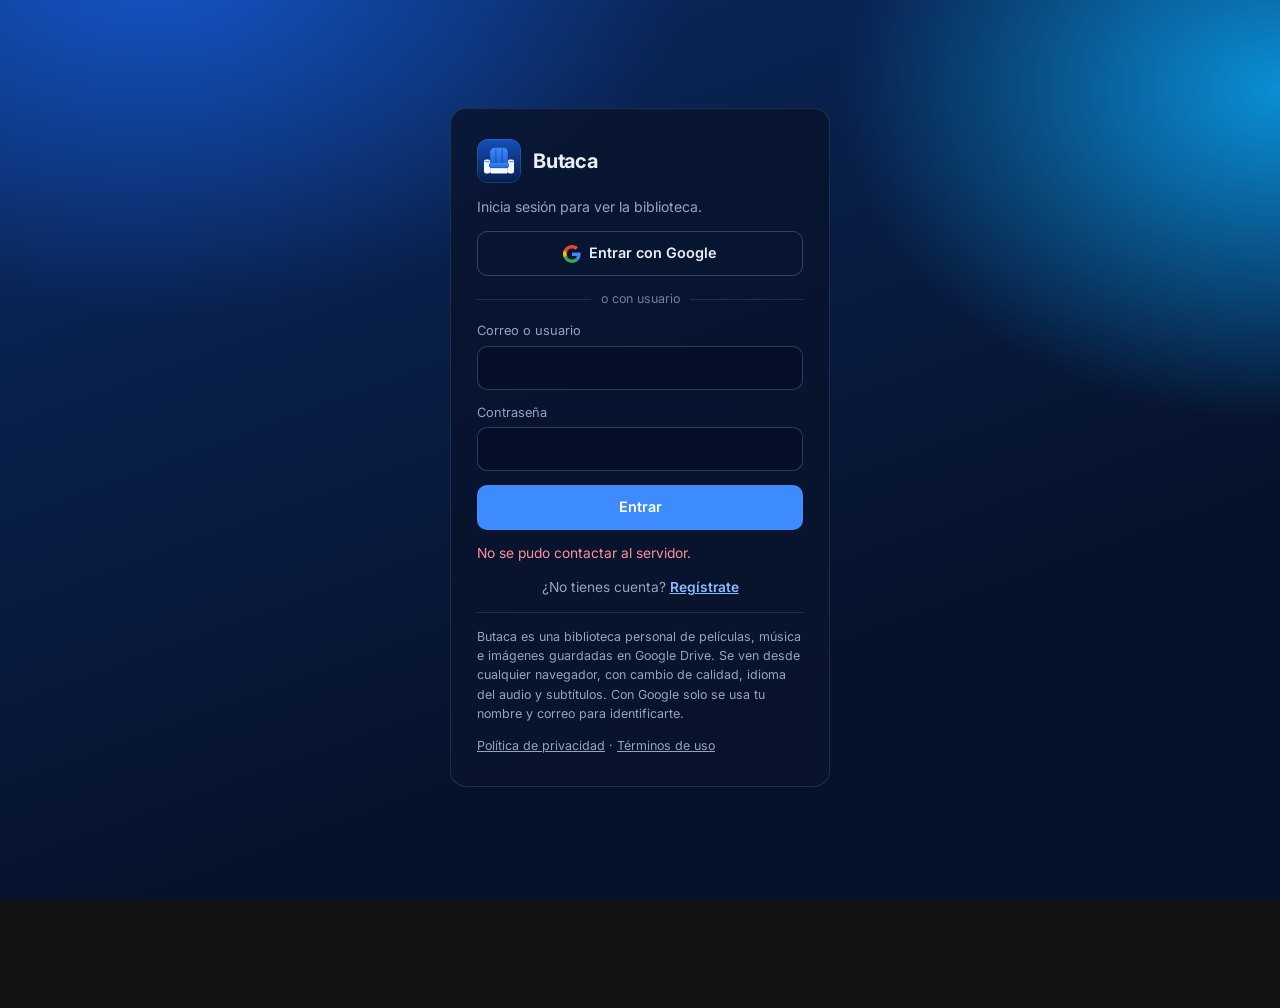
<file: index.html>
<!doctype html>
<html lang="es">
<head>
<meta charset="utf-8">
<meta name="viewport" content="width=device-width,initial-scale=1">
<meta name="theme-color" content="#06122b">
<link rel="apple-touch-icon" href="logo-180.png">
<meta name="robots" content="noindex,nofollow">
<title>Butaca</title>
<link rel="icon" href="logo.svg" type="image/svg+xml">
<link rel="preconnect" href="https://fonts.googleapis.com"><link rel="preconnect" href="https://fonts.gstatic.com" crossorigin>
<link rel="stylesheet" href="https://fonts.googleapis.com/css2?family=Inter:wght@400;500;600;700&family=Noto+Color+Emoji&display=swap">
<link rel="stylesheet" href="style.css?v=23">
</head>
<body>

<form class="login hidden" id="vLogin">
  <div class="marca"><img src="logo.svg" alt="">Butaca</div>
  <p>Inicia sesión para ver la biblioteca.</p>
  <button id="bLogin" type="button" class="sec"><svg width="18" height="18" viewBox="0 0 48 48" aria-hidden="true" style="flex:none"><path fill="#EA4335" d="M24 9.5c3.54 0 6.71 1.22 9.21 3.6l6.85-6.85C35.9 2.38 30.47 0 24 0 14.62 0 6.51 5.38 2.56 13.22l7.98 6.19C12.43 13.72 17.74 9.5 24 9.5z"/><path fill="#4285F4" d="M46.98 24.55c0-1.57-.15-3.09-.38-4.55H24v9.02h12.94c-.58 2.96-2.26 5.48-4.78 7.18l7.73 6c4.51-4.18 7.09-10.36 7.09-17.65z"/><path fill="#FBBC05" d="M10.53 28.59c-.48-1.45-.76-2.99-.76-4.59s.27-3.14.76-4.59l-7.98-6.19C.92 16.46 0 20.12 0 24c0 3.88.92 7.54 2.56 10.78l7.97-6.19z"/><path fill="#34A853" d="M24 48c6.48 0 11.93-2.13 15.89-5.81l-7.73-6c-2.15 1.45-4.92 2.3-8.16 2.3-6.26 0-11.57-4.22-13.47-9.91l-7.98 6.19C6.51 42.62 14.62 48 24 48z"/></svg>Entrar con Google</button>
  <div class="sep">o con usuario</div>
  <div><label class="l" for="u">Correo o usuario</label><input class="t" id="u" autocomplete="username" autocapitalize="none" required></div>
  <div><label class="l" for="p">Contraseña</label><input class="t" id="p" type="password" autocomplete="current-password" required></div>
  <button type="submit" id="bEntrar">Entrar</button>
  <div class="lerr" id="eLogin"></div>
  <p class="alt">¿No tienes cuenta? <a href="#" id="aReg">Regístrate</a></p>
  <p class="acerca">Butaca es una biblioteca personal de películas, música e imágenes guardadas en Google Drive. Se ven desde cualquier navegador, con cambio de calidad, idioma del audio y subtítulos. Con Google solo se usa tu nombre y correo para identificarte.</p>
  <p class="legal"><a href="privacidad.html">Política de privacidad</a> · <a href="terminos.html">Términos de uso</a></p>
</form>

<form class="login hidden" id="vReg" autocomplete="on">
  <div class="marca"><img src="logo.svg" alt="">Crear cuenta</div>
  <p>Con tu cuenta puedes ver la biblioteca, seguir donde quedaste y pedir películas.</p>
  <div><label class="l" for="regN">Nombre</label><input class="t" id="regN" autocomplete="name" maxlength="60" required></div>
  <div><label class="l" for="regC">Correo</label><input class="t" id="regC" type="email" autocomplete="email" autocapitalize="none" maxlength="80" required></div>
  <div><label class="l" for="regP">Contraseña</label><input class="t" id="regP" type="password" autocomplete="new-password" maxlength="128" required></div>
  <ul class="reglas" id="reglas"><li data-r="largo">Al menos 8 caracteres</li><li data-r="may">Una mayúscula</li><li data-r="min">Una minúscula</li><li data-r="num">Un número</li><li data-r="esp">Un carácter especial (!, #, %, …)</li></ul>
  <div><label class="l" for="regP2">Repite la contraseña</label><input class="t" id="regP2" type="password" autocomplete="new-password" maxlength="128" required></div>
  <input class="trampa" id="rweb" tabindex="-1" autocomplete="off" aria-hidden="true">
  <button type="submit" id="bReg">Crear cuenta</button>
  <div class="lerr" id="eReg"></div>
  <p class="alt">¿Ya tienes cuenta? <a href="#" id="aEnt">Entra</a></p>
</form>

<div id="vApp" class="hidden">
  <header class="top">
    <a class="marca" href="#/"><img src="logo.svg" alt=""><span>Butaca</span></a>
    <nav class="crumbs" id="crumbs"></nav>
    <div class="sp"></div>
    <button class="sec pedir" id="bPedir" type="button" title="Solicitar una película"><svg class="i" viewBox="0 0 24 24"><rect x="3" y="4" width="18" height="16" rx="2.5"/><path d="M3 9h18M8 4v5M16 4v5M12 12.5v5M9.5 15h5"/></svg><span>Solicitar</span></button>
    <label class="buscar"><svg class="i" viewBox="0 0 24 24"><circle cx="11" cy="11" r="6.5"/><path d="m20 20-4.2-4.2"/></svg><input class="t" id="q" placeholder="Buscar" autocomplete="off"></label>
    <div class="acciones hidden" id="adminBtns">
      <button class="pill" id="bEspacio" type="button" title="Espacio en los Drive"><span class="barra"><i></i></span><span id="pctTotal">Espacio</span></button>
      <button class="ico" id="bEnlace" type="button" title="Agregar por enlace"><svg class="i" viewBox="0 0 24 24"><path d="M10 14a4 4 0 0 0 5.7 0l3-3a4 4 0 0 0-5.7-5.7l-1 1"/><path d="M14 10a4 4 0 0 0-5.7 0l-3 3a4 4 0 0 0 5.7 5.7l1-1"/></svg></button>
      <button class="ico" id="bCarpeta" type="button" title="Nueva carpeta"><svg class="i" viewBox="0 0 24 24"><path d="M3 7.5A2.5 2.5 0 0 1 5.5 5h3.4l2 2h7.6A2.5 2.5 0 0 1 21 9.5v8a2.5 2.5 0 0 1-2.5 2.5h-13A2.5 2.5 0 0 1 3 17.5z"/><path d="M12 11v6M9 14h6"/></svg></button>
      <button class="ico" id="bEscanear" type="button" title="Escanear: agrega películas nuevas y actualiza carátulas, idiomas y solicitudes"><svg class="i" viewBox="0 0 24 24"><path d="M20 12a8 8 0 1 1-2.3-5.6"/><path d="M20 4.5V9h-4.5"/></svg></button>
      <button class="sec pedir" id="bPanel" type="button" title="Panel de administración"><svg class="i" viewBox="0 0 24 24"><path d="M4 6h10M18 6h2M4 12h4M12 12h8M4 18h12M20 18h0"/><circle cx="16" cy="6" r="2"/><circle cx="10" cy="12" r="2"/><circle cx="18" cy="18" r="2"/></svg><span>Panel</span><b class="cuenta hidden" id="nPanel"></b></button>
    </div>
    <button class="yo" id="bYo" type="button"><span class="nom" id="yoNom"></span><span class="av" id="yoAv"></span></button>
  </header>
  <main>
    <div class="aviso hidden" id="aviso"></div>
    <section class="hero hidden" id="hero"></section>
    <div class="carpetas" id="carpetas"></div>
    <div class="filtros" id="filtros"></div>
    <div class="grid" id="grid"></div>
    <div class="vacio hidden" id="sinres">Ninguna película coincide con esos filtros.</div>
    <section class="otros hidden" id="otros"><h2>Otros archivos</h2><div id="filas"></div></section>
    <div class="vacio hidden" id="vacio"></div>
  </main>
</div>
<div id="menu"></div><div id="dlg"><div class="box"></div></div><div class="msg" id="msg"></div>

<script src="config.js?v=4"></script>
<script src="https://accounts.google.com/gsi/client" async defer></script>
<script src="reproductor.js?v=25"></script>
<script src="app.js?v=26"></script>
</body>
</html>
</file>
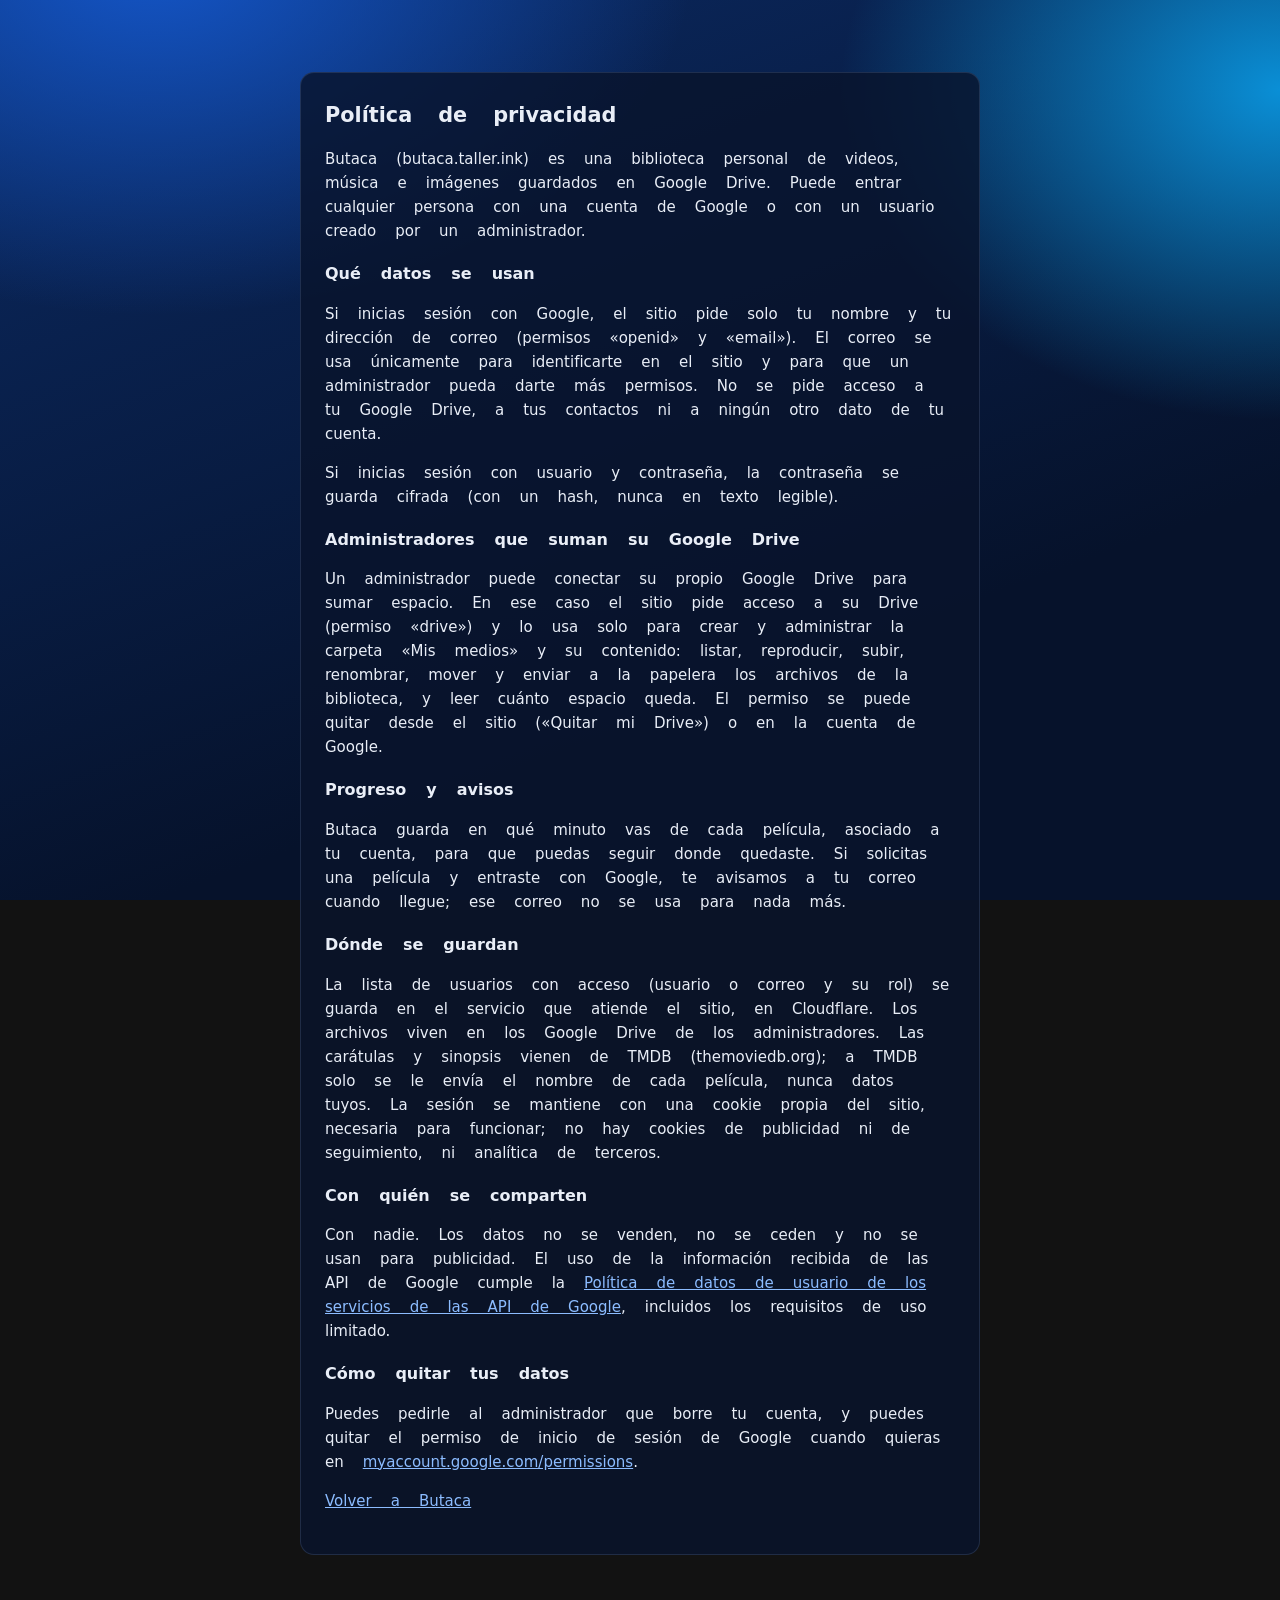
<file: privacidad.html>
<!doctype html><html lang="es"><meta charset="utf-8"><meta name="viewport" content="width=device-width,initial-scale=1"><meta name="theme-color" content="#0b2a63"><title>Privacidad · Butaca</title>
<link rel="icon" href="logo.svg" type="image/svg+xml"><link rel="stylesheet" href="style.css"><style>.doc{max-width:680px;margin:6vh auto;padding:26px 24px;line-height:1.6}.doc h1{font-size:1.3rem;margin:0 0 10px}.doc h2{font-size:1rem;margin:18px 0 4px}.doc a{color:var(--acc2)}</style>
<body><div class="wrap"><div class="glass doc"><h1>Política de privacidad</h1>
<p>Butaca (butaca.taller.ink) es una biblioteca personal de videos, música e imágenes guardados en Google Drive. Puede entrar cualquier persona con una cuenta de Google o con un usuario creado por un administrador.</p>
<h2>Qué datos se usan</h2>
<p>Si inicias sesión con Google, el sitio pide solo tu nombre y tu dirección de correo (permisos «openid» y «email»). El correo se usa únicamente para identificarte en el sitio y para que un administrador pueda darte más permisos. No se pide acceso a tu Google Drive, a tus contactos ni a ningún otro dato de tu cuenta.</p>
<p>Si inicias sesión con usuario y contraseña, la contraseña se guarda cifrada (con un hash, nunca en texto legible).</p>
<h2>Administradores que suman su Google Drive</h2>
<p>Un administrador puede conectar su propio Google Drive para sumar espacio. En ese caso el sitio pide acceso a su Drive (permiso «drive») y lo usa solo para crear y administrar la carpeta «Mis medios» y su contenido: listar, reproducir, subir, renombrar, mover y enviar a la papelera los archivos de la biblioteca, y leer cuánto espacio queda. El permiso se puede quitar desde el sitio («Quitar mi Drive») o en la cuenta de Google.</p>
<h2>Progreso y avisos</h2>
<p>Butaca guarda en qué minuto vas de cada película, asociado a tu cuenta, para que puedas seguir donde quedaste. Si solicitas una película y entraste con Google, te avisamos a tu correo cuando llegue; ese correo no se usa para nada más.</p>
<h2>Dónde se guardan</h2>
<p>La lista de usuarios con acceso (usuario o correo y su rol) se guarda en el servicio que atiende el sitio, en Cloudflare. Los archivos viven en los Google Drive de los administradores. Las carátulas y sinopsis vienen de TMDB (themoviedb.org); a TMDB solo se le envía el nombre de cada película, nunca datos tuyos. La sesión se mantiene con una cookie propia del sitio, necesaria para funcionar; no hay cookies de publicidad ni de seguimiento, ni analítica de terceros.</p>
<h2>Con quién se comparten</h2>
<p>Con nadie. Los datos no se venden, no se ceden y no se usan para publicidad. El uso de la información recibida de las API de Google cumple la <a href="https://developers.google.com/terms/api-services-user-data-policy">Política de datos de usuario de los servicios de las API de Google</a>, incluidos los requisitos de uso limitado.</p>
<h2>Cómo quitar tus datos</h2>
<p>Puedes pedirle al administrador que borre tu cuenta, y puedes quitar el permiso de inicio de sesión de Google cuando quieras en <a href="https://myaccount.google.com/permissions">myaccount.google.com/permissions</a>.</p>
<p><a href="./">Volver a Butaca</a></p></div></div></html>
</file>
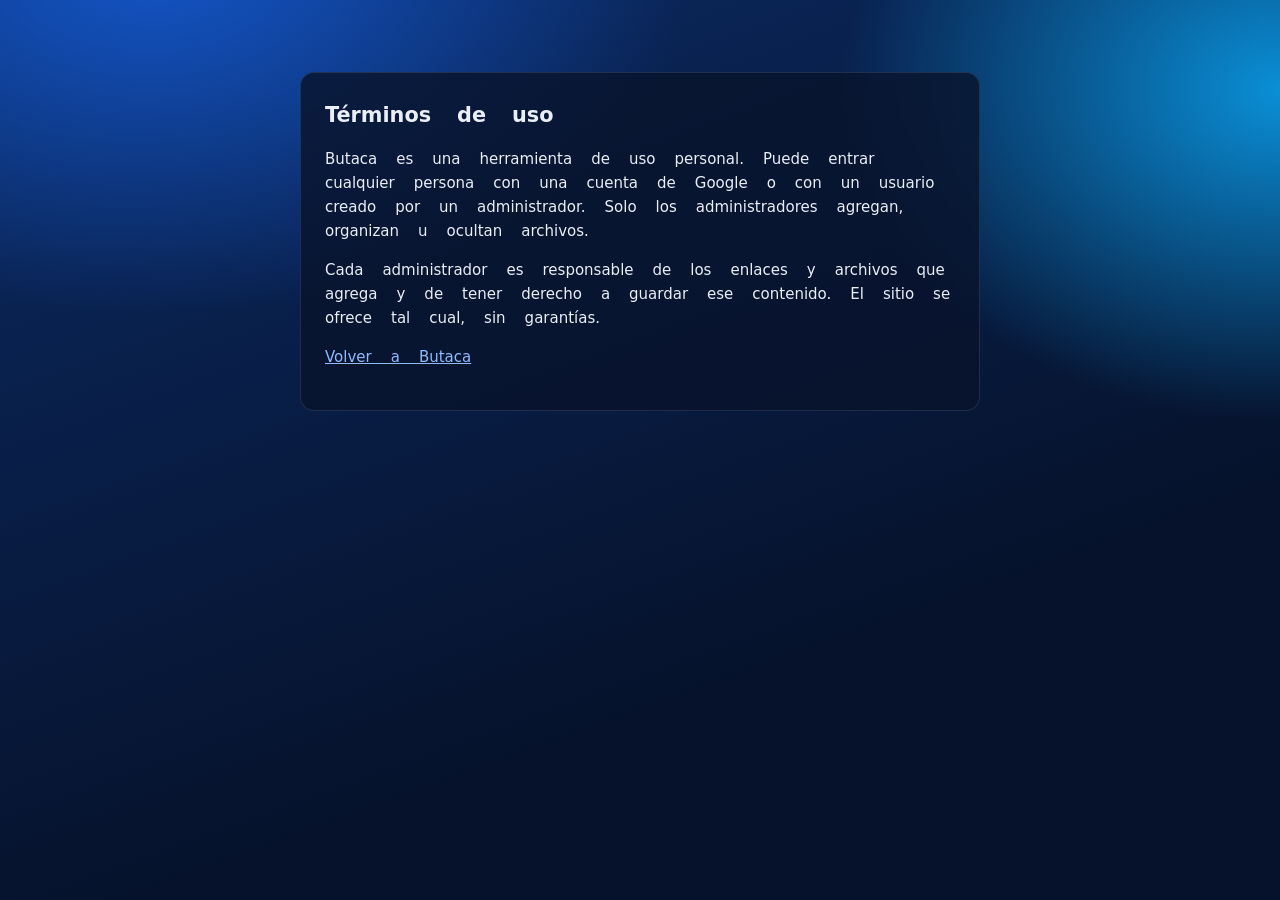
<file: terminos.html>
<!doctype html><html lang="es"><meta charset="utf-8"><meta name="viewport" content="width=device-width,initial-scale=1"><meta name="theme-color" content="#0b2a63"><title>Términos de uso · Butaca</title>
<link rel="icon" href="logo.svg" type="image/svg+xml"><link rel="stylesheet" href="style.css"><style>.doc{max-width:680px;margin:6vh auto;padding:26px 24px;line-height:1.6}.doc h1{font-size:1.3rem;margin:0 0 10px}.doc a{color:var(--acc2)}</style>
<body><div class="wrap"><div class="glass doc"><h1>Términos de uso</h1><p>Butaca es una herramienta de uso personal. Puede entrar cualquier persona con una cuenta de Google o con un usuario creado por un administrador. Solo los administradores agregan, organizan u ocultan archivos.</p><p>Cada administrador es responsable de los enlaces y archivos que agrega y de tener derecho a guardar ese contenido. El sitio se ofrece tal cual, sin garantías.</p><p><a href="./">Volver a Butaca</a></p></div></div></html>
</file>
<file: style.css>
:root{
  --bg1:#06122b;--bg2:#0b2a63;
  --tx:#e9eef7;--mut:#93a4c2;--dim:#6d7f9f;
  --acc:#3d8bfd;--acc-h:#5b9dff;--acc2:#8cbcff;
  --line:rgba(150,180,230,.16);--line2:rgba(150,180,230,.28);
  --surf:rgba(9,20,45,.82);--surf2:rgba(255,255,255,.05);--surf3:rgba(255,255,255,.09);
  --ok:#6fdc9a;--bad:#ff8f9b;
  --bar:58px;--r:10px;
}
*{box-sizing:border-box}html{color-scheme:dark}
body{margin:0;min-height:100vh;font:15px/1.45 "Inter","Noto Color Emoji",system-ui,"Segoe UI",sans-serif;color:var(--tx);-webkit-font-smoothing:antialiased;
 background:radial-gradient(900px 600px at 12% -5%,#1456c9 0%,transparent 60%),radial-gradient(800px 600px at 100% 10%,#0a8fd6 0%,transparent 55%),linear-gradient(160deg,var(--bg2),var(--bg1) 70%);background-attachment:fixed}
a{color:var(--acc2)}
.hidden{display:none!important}
svg.i{width:18px;height:18px;fill:none;stroke:currentColor;stroke-width:1.8;stroke-linecap:round;stroke-linejoin:round;flex:none}

/* Botones y campos */
button,.btn{display:inline-flex;align-items:center;justify-content:center;gap:8px;border:1px solid transparent;border-radius:var(--r);padding:9px 16px;font:inherit;font-weight:600;font-size:.9rem;color:#fff;background:var(--acc);cursor:pointer;text-decoration:none;transition:background .15s,border-color .15s,color .15s}
button:hover,.btn:hover{background:var(--acc-h)}
button:disabled{opacity:.55;cursor:wait}
button.sec,.btn.sec{background:transparent;border-color:var(--line2);color:var(--tx)}
button.sec:hover,.btn.sec:hover{background:var(--surf3)}
button.ico{padding:0;width:38px;height:38px;background:transparent;border-color:transparent;color:var(--mut)}
button.ico:hover{background:var(--surf3);color:var(--tx)}
button.danger{background:#d64457}button.danger:hover{background:#e65466}
input.t,select.t{width:100%;min-width:0;background:rgba(0,8,30,.45);border:1px solid var(--line2);border-radius:var(--r);color:var(--tx);padding:10px 12px;font:inherit;outline:none}
input.t:focus,select.t:focus{border-color:var(--acc)}
input.t::placeholder{color:var(--dim)}
label.l{display:block;font-size:.8rem;color:var(--mut);margin:0 0 5px}

/* Páginas de texto (privacidad, términos) */
.wrap{max-width:980px;margin:0 auto;padding:18px 16px 60px}
.glass{background:var(--surf);border:1px solid var(--line);border-radius:14px}

/* Entrada */
.login{max-width:380px;margin:12vh auto 40px;padding:30px 26px;display:flex;flex-direction:column;gap:14px;background:var(--surf);border:1px solid var(--line);border-radius:16px}
.login .marca{display:flex;align-items:center;gap:12px;font-size:1.25rem;font-weight:700;letter-spacing:-.01em}
.login .marca img{width:44px;height:44px;border-radius:11px}
.login p{margin:0;color:var(--mut);font-size:.88rem}
.login button{width:100%;padding:11px}
.sep{display:flex;align-items:center;gap:10px;color:var(--dim);font-size:.78rem}.sep:before,.sep:after{content:"";flex:1;height:1px;background:var(--line)}
.lerr{color:var(--bad);font-size:.86rem;min-height:1.2em}
.login .acerca{font-size:.78rem;line-height:1.55;border-top:1px solid var(--line);padding-top:14px}
.login .legal{font-size:.78rem}.login .legal a{color:var(--mut)}

/* Barra superior */
.top{position:sticky;top:0;z-index:20;height:var(--bar);display:flex;align-items:center;gap:14px;padding:0 20px;background:rgba(5,14,36,.78);border-bottom:1px solid var(--line);backdrop-filter:blur(14px);-webkit-backdrop-filter:blur(14px)}
.top .marca{display:flex;align-items:center;gap:10px;font-weight:700;font-size:1.02rem;color:var(--tx);text-decoration:none;flex:none;letter-spacing:-.01em}
.top .marca img{width:30px;height:30px;border-radius:8px}
.crumbs{display:flex;align-items:center;gap:4px;min-width:0;overflow:hidden;white-space:nowrap;font-size:.9rem;color:var(--mut)}
.crumbs a{color:var(--mut);text-decoration:none;padding:4px 6px;border-radius:6px;overflow:hidden;text-overflow:ellipsis}.crumbs a:hover{color:var(--tx);background:var(--surf2)}
.crumbs a:last-child{color:var(--tx)}.crumbs span{color:var(--dim)}
.top .sp{flex:1}
.pedir{position:relative;padding:7px 13px;font-size:.86rem}.pedir .cuenta{position:absolute;top:-6px;right:-6px;min-width:18px;height:18px;padding:0 5px;border-radius:9px;background:#e5484d;color:#fff;font-size:.7rem;display:grid;place-items:center}
.sug{display:flex;flex-direction:column;gap:4px;max-height:46vh;overflow:auto}
.sug button{justify-content:flex-start;gap:12px;padding:6px 8px;background:transparent;border:1px solid transparent;color:var(--tx);font-weight:500;text-align:left}
.sug button:hover,.sug button.on{background:var(--surf3);border-color:var(--line2)}
.sug img,.sug .np{width:40px;height:60px;border-radius:5px;object-fit:cover;flex:none;background:#0d1c3d}
.sug small{display:block;color:var(--mut);font-weight:400;font-size:.78rem}
.sol{display:flex;align-items:center;gap:10px;padding:8px 0;border-bottom:1px solid var(--line);font-size:.88rem}
.sol img,.sol .np{width:32px;height:48px;border-radius:4px;object-fit:cover;flex:none;background:#0d1c3d}
.sol .tx{flex:1;min-width:0}.sol small{display:block;color:var(--mut);font-size:.76rem;overflow:hidden;text-overflow:ellipsis;white-space:nowrap}
.sol .est{font-size:.72rem;font-weight:600;padding:2px 7px;border-radius:5px;background:rgba(255,190,80,.15);color:#ffd08a}.sol .est.ok{background:rgba(111,220,154,.15);color:var(--ok)}
.sol button{padding:5px 9px;font-size:.76rem}
@media (max-width:700px){.pedir span{display:none}.pedir{padding:7px 9px}}
.buscar{position:relative;width:min(280px,30vw)}.buscar svg{position:absolute;left:10px;top:50%;transform:translateY(-50%);color:var(--dim)}
.buscar input{padding:8px 12px 8px 34px;background:rgba(255,255,255,.06);border-color:var(--line)}
.acciones{display:flex;align-items:center;gap:2px}
.pill{display:inline-flex;align-items:center;gap:6px;padding:5px 10px;border-radius:999px;border:1px solid var(--line2);background:transparent;color:var(--mut);font-size:.78rem;font-weight:600}
.pill:hover{background:var(--surf3);color:var(--tx)}
.pill .barra{width:46px;height:5px;border-radius:3px;background:rgba(255,255,255,.12);overflow:hidden}.pill .barra i{display:block;height:100%;background:var(--acc2)}
.yo{display:flex;align-items:center;gap:8px;padding:4px 4px 4px 10px;border-radius:999px;border:1px solid var(--line);background:transparent;color:var(--tx);font-weight:500;font-size:.85rem}
.yo:hover{background:var(--surf3)}
.yo .av{width:28px;height:28px;border-radius:50%;display:grid;place-items:center;background:#2554a8;font-weight:700;font-size:.8rem}
.yo .nom{max-width:160px;overflow:hidden;text-overflow:ellipsis;white-space:nowrap}

main{padding:20px 20px 60px}
.aviso{max-width:900px;margin:0 auto 18px;padding:12px 16px;display:flex;align-items:center;gap:12px;flex-wrap:wrap;border-radius:var(--r);background:rgba(255,170,60,.1);border:1px solid rgba(255,170,60,.35);color:#ffd9a8;font-size:.9rem}.aviso span{flex:1;min-width:200px}
.msg{position:fixed;left:50%;bottom:22px;transform:translateX(-50%) translateY(20px);z-index:70;max-width:min(560px,calc(100% - 32px));padding:11px 18px;border-radius:var(--r);background:#0e2149;border:1px solid var(--line2);color:var(--tx);font-size:.9rem;box-shadow:0 10px 30px rgba(0,0,0,.35);opacity:0;pointer-events:none;transition:.2s}
.msg.on{opacity:1;transform:translateX(-50%)}.msg.err{border-color:rgba(255,143,155,.5);color:#ffd0d5}

/* Carpetas */
.carpetas{display:flex;flex-wrap:wrap;gap:10px;justify-content:center;margin:0 auto 22px}
.carpeta{display:flex;align-items:center;gap:10px;padding:9px 8px 9px 14px;border-radius:var(--r);background:var(--surf2);border:1px solid var(--line);color:var(--tx);text-decoration:none;font-weight:500;font-size:.9rem}
.carpeta:hover{background:var(--surf3);border-color:var(--line2)}
.carpeta svg.i{color:var(--acc2)}.carpeta .x{width:28px;height:28px}
.carpeta.oc,.card.oc .poster img,.fila.oc{opacity:.5}

/* Grilla de carátulas: la cantidad por fila depende del ancho (5 en un PC 1080p, 2 en un celular, 1 en uno muy angosto) */
.grid{--gap:22px;--name:30px;--cols:5;display:grid;grid-template-columns:repeat(var(--cols),minmax(0,1fr));gap:var(--gap);max-width:1720px;margin:0 auto}
@media (max-width:1500px){.grid{--cols:4}}
@media (max-width:1100px){.grid{--cols:3;--gap:18px}}
@media (max-width:700px){.grid{--cols:2;--gap:14px}}
@media (max-width:330px){.grid{--cols:1}}
.card{position:relative;min-width:0;cursor:pointer;outline:none}
.poster{position:relative;width:100%;aspect-ratio:2/3;border-radius:8px;overflow:hidden;background:#0d1c3d;box-shadow:0 6px 18px rgba(0,0,0,.35);transition:transform .22s ease,box-shadow .22s ease}
.poster img{width:100%;height:100%;object-fit:cover;display:block}
.poster .ph{position:absolute;inset:0;display:flex;align-items:flex-end;padding:14px;font-weight:700;font-size:1.05rem;line-height:1.2;background:linear-gradient(160deg,#1d4fa8,#0a1d45);color:#dfe9ff;word-break:break-word}
.poster .meta{position:absolute;right:7px;bottom:7px;padding:3px 8px;border-radius:5px;background:rgba(0,0,0,.72);color:#fff;font-size:.74rem;font-weight:600;letter-spacing:.01em;white-space:nowrap;max-width:calc(100% - 12px);overflow:hidden;text-overflow:ellipsis;transition:opacity .2s}
.poster .tag{position:absolute;left:6px;top:6px;padding:2px 7px;border-radius:5px;background:rgba(0,0,0,.72);font-size:.68rem;font-weight:600;color:#ffd9a8}
.poster .info{position:absolute;inset:0;display:flex;flex-direction:column;padding:14px 13px 38px;background:linear-gradient(180deg,rgba(4,10,26,.55),rgba(4,10,26,.93) 45%);opacity:0;transition:opacity .2s}
.poster .info h3{margin:0 70px 6px 0;font-size:.98rem;line-height:1.25}
.poster .info p{flex:1;min-height:0;margin:0;font-size:.8rem;line-height:1.45;color:#cdd8ec;overflow:hidden;-webkit-mask-image:linear-gradient(#000 78%,transparent);mask-image:linear-gradient(#000 78%,transparent)}
.poster .info .idi{flex:none;display:flex;flex-direction:column;gap:3px;padding-top:8px;font-size:.74rem;color:#dfe7f5}.poster .info .idi b{color:var(--mut);font-weight:600;margin-right:4px}
.poster .info .gen{flex:none;padding-top:6px;font-size:.68rem;color:var(--acc2)}
.poster .bot{position:absolute;right:6px;top:6px;display:flex;gap:4px;opacity:0;transition:opacity .2s}
.poster .bot button,.poster .bot a{width:26px;height:26px;padding:0;border-radius:6px;display:grid;place-items:center;background:rgba(255,255,255,.14);color:#fff;border:0}
.poster .bot button:hover,.poster .bot a:hover{background:var(--acc)}
.poster .bot svg.i{width:15px;height:15px}
.card .nom{margin-top:9px;height:calc(var(--name) - 8px);font-size:.92rem;font-weight:500;white-space:nowrap;overflow:hidden;text-overflow:ellipsis;color:var(--tx)}
/* Celular: mantener presionada una película = pasar el mouse por encima */
.card.vista{z-index:3}.card.vista .poster{transform:scale(1.06);box-shadow:0 16px 40px rgba(0,0,0,.55)}.card.vista .info,.card.vista .bot{opacity:1}
@media (hover:none){.card{-webkit-touch-callout:none;-webkit-user-select:none;user-select:none}.card img{-webkit-user-drag:none}.poster .bot{pointer-events:none}.card.vista .bot{pointer-events:auto}}
.lerr.info{color:var(--acc2)}
#pend table td{vertical-align:middle}#regEst{display:flex;align-items:center;gap:12px;justify-content:space-between;flex-wrap:wrap}#regEst button{flex:none}#regEst .t{flex-direction:column;gap:3px;flex:1;min-width:200px}#regEst{margin-bottom:12px}
@media (hover:hover){
  .card:hover,.card:focus-visible{z-index:3}
  .card:hover .poster,.card:focus-visible .poster{transform:scale(1.06);box-shadow:0 16px 40px rgba(0,0,0,.55)}
  .card:hover .info,.card:hover .bot,.card:focus-visible .info,.card:focus-visible .bot{opacity:1}
}
@media (max-width:700px){
  .top{gap:8px;padding:0 10px}.top .marca span,.crumbs{display:none}.buscar{width:auto;flex:1}
  main{padding:14px 12px 50px}.yo .nom{display:none}.yo{padding:3px}
  .pill .barra{display:none}
}

/* Otros archivos */
.otros{max-width:900px;margin:34px auto 0}
.otros h2{font-size:.82rem;font-weight:600;text-transform:uppercase;letter-spacing:.06em;color:var(--mut);margin:0 0 10px}
.fila{display:flex;align-items:center;gap:12px;padding:8px 8px 8px 12px;border-radius:var(--r);border:1px solid var(--line);background:var(--surf2);margin-bottom:8px;cursor:pointer}
.fila:hover{background:var(--surf3)}
.fila .ic{width:34px;height:34px;border-radius:8px;display:grid;place-items:center;background:rgba(61,139,253,.15);color:var(--acc2)}
.fila .n{flex:1;min-width:0;overflow:hidden;text-overflow:ellipsis;white-space:nowrap}.fila .s{color:var(--mut);font-size:.8rem}
.vacio{text-align:center;color:var(--mut);padding:60px 0}

/* Menú y ventanas */
#menu{position:fixed;z-index:70;min-width:210px;padding:5px;display:none;flex-direction:column;background:#0c1b3d;border:1px solid var(--line2);border-radius:10px;box-shadow:0 14px 40px rgba(0,0,0,.5)}
#menu.on{display:flex}
#menu button{justify-content:flex-start;background:none;border:0;padding:9px 11px;border-radius:7px;font-weight:500;font-size:.88rem;color:var(--tx)}
#menu button:hover{background:var(--surf3)}#menu button.bad{color:var(--bad)}#menu hr{border:0;border-top:1px solid var(--line);margin:4px 2px}
#menu .who{padding:8px 11px 6px;font-size:.8rem;color:var(--mut)}#menu .who b{display:block;color:var(--tx);font-size:.88rem;word-break:break-all}
#dlg{position:fixed;inset:0;z-index:65;display:none;place-items:center;padding:16px;background:rgba(2,6,18,.6)}
#dlg.on{display:grid}
#dlg .box{width:min(480px,100%);max-height:88vh;overflow:auto;padding:22px;display:flex;flex-direction:column;gap:14px;background:#0b1a3b;border:1px solid var(--line2);border-radius:14px;box-shadow:0 20px 60px rgba(0,0,0,.5)}
#dlg h3{margin:0;font-size:1.05rem}#dlg p{margin:0;color:var(--mut);font-size:.88rem;word-break:break-word}
#dlg .acts{display:flex;justify-content:flex-end;gap:8px;margin-top:2px}
#dlg .err{color:var(--bad);font-size:.86rem}#dlg .err:empty{display:none}#dlg .ok{color:var(--ok);font-size:.86rem}
#dlg .pick{display:flex;flex-direction:column;gap:4px;max-height:44vh;overflow:auto}
#dlg .pick button{justify-content:flex-start;background:transparent;border-color:var(--line);font-weight:500;color:var(--tx)}
#dlg .pick button:hover{background:var(--surf3)}#dlg .pick button.on{background:var(--acc);border-color:var(--acc)}
#dlg table{width:100%;border-collapse:collapse;font-size:.88rem}#dlg td{padding:8px 4px;border-bottom:1px solid var(--line)}
#dlg td:last-child{text-align:right}#dlg td button{padding:5px 10px;font-size:.78rem}#dlg td small{color:var(--mut)}
.seg{display:flex;border:1px solid var(--line2);border-radius:var(--r);overflow:hidden}.seg button{flex:1;border-radius:0;background:transparent;color:var(--mut);border:0}.seg button.on{background:var(--acc);color:#fff}
.disco{padding:12px 14px;border:1px solid var(--line);border-radius:var(--r);display:flex;flex-direction:column;gap:7px}
.disco .t{display:flex;justify-content:space-between;gap:10px;font-size:.88rem}.disco .t small{color:var(--mut)}
.medidor{height:7px;border-radius:4px;background:rgba(255,255,255,.1);overflow:hidden}.medidor i{display:block;height:100%;background:var(--acc)}
.total{font-size:.9rem}.total b{font-size:1.4rem;margin-right:4px}
.cola div{font-size:.84rem;color:var(--mut);padding:3px 0;word-break:break-all}.cola .e{color:var(--bad)}
.progreso{height:6px;border-radius:3px;background:rgba(255,255,255,.1);overflow:hidden}.progreso i{display:block;height:100%;width:0;background:var(--acc);transition:width .2s}

/* Progreso en la carátula */
.poster .prog{position:absolute;left:0;right:0;bottom:0;height:4px;background:rgba(255,255,255,.25)}.poster .prog i{display:block;height:100%;background:#e5484d}
/* Escanear */
#bEscanear.girando svg{animation:gira 1s linear infinite}@keyframes gira{to{transform:rotate(360deg)}}
/* Panel de administración */
#dlg .box.ancho{width:min(920px,100%);max-height:90vh}
.phead{display:flex;align-items:center;justify-content:space-between}
.tabs{display:flex;gap:4px;border-bottom:1px solid var(--line);overflow-x:auto}
.tabs button{background:transparent;border:0;border-bottom:2px solid transparent;border-radius:0;color:var(--mut);padding:9px 12px;font-weight:600;white-space:nowrap}
.tabs button:hover{background:transparent;color:var(--tx)}.tabs button.on{color:var(--tx);border-bottom-color:var(--acc)}
#pc{display:flex;flex-direction:column;gap:12px;min-height:200px}
.barra-sol{display:flex;align-items:center;gap:12px;flex-wrap:wrap}.barra-sol .seg{width:auto}.barra-sol .seg button{flex:none;padding:7px 14px}.cuantas{color:var(--mut);font-size:.82rem}
.tabla{overflow:auto;max-height:58vh;flex:none}
table.sols th{position:sticky;top:0;background:#0b1a3b;text-align:left;padding:0;z-index:1}
table.sols th button{background:transparent;border:0;color:var(--mut);padding:8px 6px;font-size:.78rem;font-weight:600;text-transform:uppercase;letter-spacing:.04em}
table.sols th button:hover,table.sols th button.on{color:var(--tx);background:transparent}
table.sols td{vertical-align:middle}table.sols td small{display:block;color:var(--mut);font-size:.74rem;max-width:280px;overflow:hidden;text-overflow:ellipsis;white-space:nowrap}
table.sols img{width:30px;height:45px;border-radius:4px;object-fit:cover;display:block}
#dlg table.sols td:last-child{text-align:right;white-space:nowrap}#dlg table.sols td.acc button{margin-left:4px}
.log{max-height:180px;overflow:auto;font:12px/1.6 ui-monospace,Consolas,monospace;color:var(--mut);background:rgba(0,0,0,.25);border-radius:8px;padding:8px 10px}.log:empty{display:none}
/* Plazo de una solicitud */
.plazo{padding:14px;border-radius:var(--r);background:rgba(61,139,253,.1);border:1px solid rgba(61,139,253,.35);display:flex;flex-direction:column;gap:10px}
.plazo p{color:var(--tx)!important}
.cuenta-reg{display:flex;gap:8px}.cuenta-reg span{flex:1;display:flex;flex-direction:column;align-items:center;padding:8px 4px;border-radius:8px;background:rgba(0,0,0,.25);font-size:.72rem;color:var(--mut)}
.cuenta-reg b{font-size:1.5rem;color:var(--tx);font-variant-numeric:tabular-nums;line-height:1.2}

/* Avatar con foto */
.yo .av{overflow:hidden}.yo .av img{width:100%;height:100%;object-fit:cover;display:block}
/* Filtros y orden */
.filtros{display:flex;flex-wrap:wrap;align-items:flex-end;gap:10px;justify-content:center;margin:0 auto 22px;max-width:calc(6 * var(--w, 250px) + 110px)}
.filtros:empty{display:none}
.fsel{display:flex;flex-direction:column;gap:4px;font-size:.72rem;color:var(--mut);font-weight:600;text-transform:uppercase;letter-spacing:.04em}
.fsel select{min-width:150px;background:rgba(0,8,30,.55);border:1px solid var(--line2);border-radius:8px;color:var(--tx);padding:8px 10px;font:500 .88rem Inter,"Noto Color Emoji",system-ui,sans-serif;text-transform:none;letter-spacing:0}
.filtros .dir{width:40px;height:38px;padding:0;font-size:1.05rem}.filtros .limpiar{height:38px;padding:0 14px}
/* Carrusel */
.hero{position:relative;max-width:1720px;height:clamp(300px,46vh,460px);margin:0 auto 26px;border-radius:14px;overflow:hidden;background:#071430;box-shadow:0 16px 50px rgba(0,0,0,.4)}
.hero .slides,.hero .slide{position:absolute;inset:0}
.hero .slide{opacity:0;transition:opacity .7s ease;pointer-events:none}.hero .slide.on{opacity:1;pointer-events:auto}
.hero .fondo{position:absolute;inset:0;background:center 25%/cover no-repeat;transform:scale(1.04);transition:transform 8s linear}.hero .slide.on .fondo{transform:scale(1)}
.hero .fondo.borroso{filter:blur(24px) brightness(.7);transform:scale(1.2)}
.hero .velo{position:absolute;inset:0;background:linear-gradient(90deg,rgba(4,10,28,.96) 0%,rgba(4,10,28,.82) 38%,rgba(4,10,28,.2) 75%,rgba(4,10,28,.05)),linear-gradient(0deg,rgba(4,10,28,.7),transparent 45%)}
.hero .cont{position:absolute;inset:0;display:flex;align-items:center;gap:28px;padding:30px 70px}
.hero .mini{height:82%;max-height:340px;aspect-ratio:2/3;object-fit:cover;border-radius:10px;box-shadow:0 12px 34px rgba(0,0,0,.55);flex:none}
.hero .txt{max-width:640px;display:flex;flex-direction:column;gap:9px}
.hero .eti{align-self:flex-start;padding:3px 9px;border-radius:5px;background:rgba(61,139,253,.25);color:var(--acc2);font-size:.72rem;font-weight:700;text-transform:uppercase;letter-spacing:.06em}
.hero h2{margin:0;font-size:clamp(1.5rem,2.6vw,2.4rem);line-height:1.1;letter-spacing:-.01em}
.hero .m{color:#d6def0;font-size:.9rem}.hero .g{color:var(--acc2);font-size:.84rem}
.hero p{margin:0;color:#c7d2e8;font-size:.95rem;line-height:1.55;display:-webkit-box;-webkit-box-orient:vertical;-webkit-line-clamp:4;overflow:hidden}
.hero .b{display:flex;align-items:center;gap:14px;margin-top:6px}.hero .b button{padding:11px 22px;font-size:.95rem}.hero .b button svg{width:18px;height:18px}
.hero .seguir{color:var(--mut);font-size:.84rem}
.hero .flecha{position:absolute;top:50%;transform:translateY(-50%);width:42px;height:42px;padding:0;border-radius:50%;background:rgba(0,0,0,.35);border:1px solid rgba(255,255,255,.15);opacity:0;transition:opacity .2s}
.hero:hover .flecha{opacity:1}.hero .flecha:hover{background:rgba(61,139,253,.6)}.hero .izq{left:14px}.hero .der{right:14px}
.hero .puntos{position:absolute;right:22px;bottom:16px;display:flex;gap:7px}
.hero .puntos button{width:9px;height:9px;padding:0;border-radius:5px;background:rgba(255,255,255,.35);border:0;transition:width .25s}.hero .puntos button.on{width:26px;background:#fff}
@media (max-width:700px){.hero{height:auto;min-height:380px}.hero .cont{padding:22px 18px 40px;align-items:flex-end}.hero .mini{display:none}.hero p{-webkit-line-clamp:3}.hero .velo{background:linear-gradient(0deg,rgba(4,10,28,.97) 15%,rgba(4,10,28,.5) 70%,rgba(4,10,28,.2))}
  .fsel select{min-width:0;width:100%}.fsel{flex:1 1 40%}}

/* Registro */
.login .alt{text-align:center;font-size:.86rem}.login .alt a{color:var(--acc2);font-weight:600}
.reglas{list-style:none;margin:-4px 0 0;padding:0;display:grid;grid-template-columns:1fr 1fr;gap:3px 12px;font-size:.78rem;color:var(--mut)}
.reglas li:before{content:"○";margin-right:6px;color:var(--dim)}.reglas li.ok{color:var(--ok)}.reglas li.ok:before{content:"●";color:var(--ok)}
.trampa{position:absolute;left:-9999px;width:1px;height:1px;opacity:0}

/* Filtros compactos y botón de orden */
.filtros{display:flex;align-items:center;justify-content:space-between;gap:10px;flex-wrap:nowrap;margin:0 auto 18px}
.fizq{display:flex;flex-wrap:wrap;gap:6px;align-items:center;min-width:0}
.fchip{appearance:none;-webkit-appearance:none;height:32px;max-width:170px;padding:0 28px 0 12px;border-radius:999px;border:1px solid var(--line2);color:var(--mut);font:500 .82rem Inter,"Noto Color Emoji",system-ui,sans-serif;cursor:pointer;
  background:transparent url("data:image/svg+xml,%3Csvg xmlns='http://www.w3.org/2000/svg' viewBox='0 0 24 24' fill='none' stroke='%2393a4c2' stroke-width='2' stroke-linecap='round'%3E%3Cpath d='m7 10 5 5 5-5'/%3E%3C/svg%3E") no-repeat right 8px center/14px}
.fchip:hover{border-color:var(--acc2);color:var(--tx)}.fchip.on{border-color:var(--acc);color:var(--tx);background-color:rgba(61,139,253,.16)}
.fchip option{background:#0b1a3b;color:var(--tx)}
.filtros .limpiar{height:32px;padding:0 10px;background:transparent;color:var(--acc2);font-size:.82rem;font-weight:600}.filtros .limpiar:hover{background:var(--surf3)}
.filtros .orden{flex:none;width:auto;height:34px;padding:0 10px;gap:6px;font-size:.82rem;font-weight:600;border:1px solid var(--line2);border-radius:999px;color:var(--mut)}
.filtros .orden:hover{color:var(--tx);border-color:var(--acc2)}
#menu .mtit{padding:6px 12px 4px;font-size:.72rem;font-weight:600;color:var(--dim);text-transform:uppercase;letter-spacing:.05em}
#menu button.on{color:var(--tx);font-weight:600}#menu .chk{width:16px;height:16px;margin-left:auto;color:var(--acc2)}
@media (max-width:640px){.filtros .orden span{display:none}.filtros .orden{width:34px;padding:0}.fchip{max-width:46vw}}
/* Editor de pistas */
#dlg .box.ancho{width:min(860px,100%)}
.plista{display:flex;flex-direction:column;gap:6px;max-height:52vh;overflow:auto}
.pfila{display:grid;grid-template-columns:minmax(0,1.6fr) 120px 130px minmax(0,1fr);gap:6px;align-items:center;padding:6px 0;border-bottom:1px solid var(--line)}
.pfila .t{padding:7px 9px;font-size:.84rem}
.pfila .pn{font-size:.84rem;overflow:hidden;text-overflow:ellipsis;white-space:nowrap}.pfila .pn small{margin-left:8px;color:var(--dim)}
.pfila .pa{display:none}.pfila[data-t=cal] .pa{display:block}.pfila[data-t=cal] .pl,.pfila[data-t=cal] .pe,.pfila[data-t=no] .pl,.pfila[data-t=no] .pe{display:none}
.pfila[data-t=no] .pn{color:var(--dim)}.pfila.fija .pn{color:var(--mut);font-weight:600}
#dlg p.nota{font-size:.8rem;color:var(--dim)}
@media (max-width:640px){.pfila{grid-template-columns:1fr 1fr}.pfila .pn{grid-column:1/-1}}

.pfila{grid-template-columns:minmax(0,1fr) 240px}.pfila.nuevo .pn{color:var(--acc2);font-weight:600}
.pfila.fija{grid-template-columns:minmax(0,1fr) 240px}
@media (max-width:640px){.pfila,.pfila.fija{grid-template-columns:1fr}}

/* Panel de usuarios */
.regbox{display:flex;align-items:center;gap:14px;flex-wrap:wrap;padding:12px 14px;border:1px solid var(--line);border-radius:var(--r)}
.regbox .tx{flex:1 1 240px;min-width:0;display:flex;flex-direction:column;gap:3px;font-size:.9rem}.regbox small{color:var(--mut);font-size:.8rem;line-height:1.4}
.ush{margin:6px 0 2px;display:flex;align-items:center;gap:8px}.ush small{font-size:.72rem;font-weight:600;color:var(--mut);background:var(--surf3);padding:2px 8px;border-radius:20px}.ush small:empty{display:none}
.usp{margin:0 0 4px;color:var(--mut);font-size:.84rem}
.usrs{display:flex;flex-direction:column;border:1px solid var(--line);border-radius:var(--r);overflow:hidden;flex:none}
.usr{display:flex;align-items:center;flex-wrap:wrap;gap:10px 12px;padding:10px 12px;border-top:1px solid var(--line);transition:opacity .25s,background .2s}
.usr:first-child{border-top:0}.usr:hover{background:var(--surf2)}.usr.pide{background:rgba(214,68,87,.08)}.usr.fuera{opacity:0}
.usr .av{width:34px;height:34px;flex:none;border-radius:50%;display:grid;place-items:center;font-weight:700;font-size:.9rem;background:rgba(61,139,253,.18);color:var(--acc2)}
.usr .tx{flex:1;min-width:0;display:flex;flex-direction:column;gap:2px}
.usr .tx b{font-size:.9rem;font-weight:600;overflow:hidden;text-overflow:ellipsis;white-space:nowrap}.usr .tx b em{font-style:normal;font-weight:400;color:var(--mut)}
.usr .tx small{color:var(--mut);font-size:.76rem;overflow:hidden;text-overflow:ellipsis;white-space:nowrap}
.usr .rol{flex:none;font-size:.72rem;font-weight:600;padding:3px 9px;border-radius:20px;background:var(--surf3);color:var(--mut)}.usr .rol.adm{background:rgba(61,139,253,.18);color:var(--acc2)}
.usr .acc{flex:none;display:flex;gap:6px;min-width:76px;justify-content:flex-end}
.usr .acc button:not(.ico){padding:6px 12px;font-size:.8rem}
.usr button.ico{width:34px;height:34px}.usr button.ico.mal:hover{color:var(--bad);background:rgba(214,68,87,.14)}
.usr .conf{flex-basis:100%;display:flex;align-items:center;flex-wrap:wrap;gap:10px;font-size:.84rem;color:var(--tx);padding-left:46px}
.usr .conf>span:first-child{flex:1 1 220px}
.usr .rm{display:none}
@media (max-width:520px){.usr{padding:10px}.usr .rol{display:none}.usr .rm{display:inline}.usr .acc{min-width:0;gap:2px}.usr.pend .acc{flex-basis:100%;gap:6px}.usr .conf{padding-left:0}}
</file>
